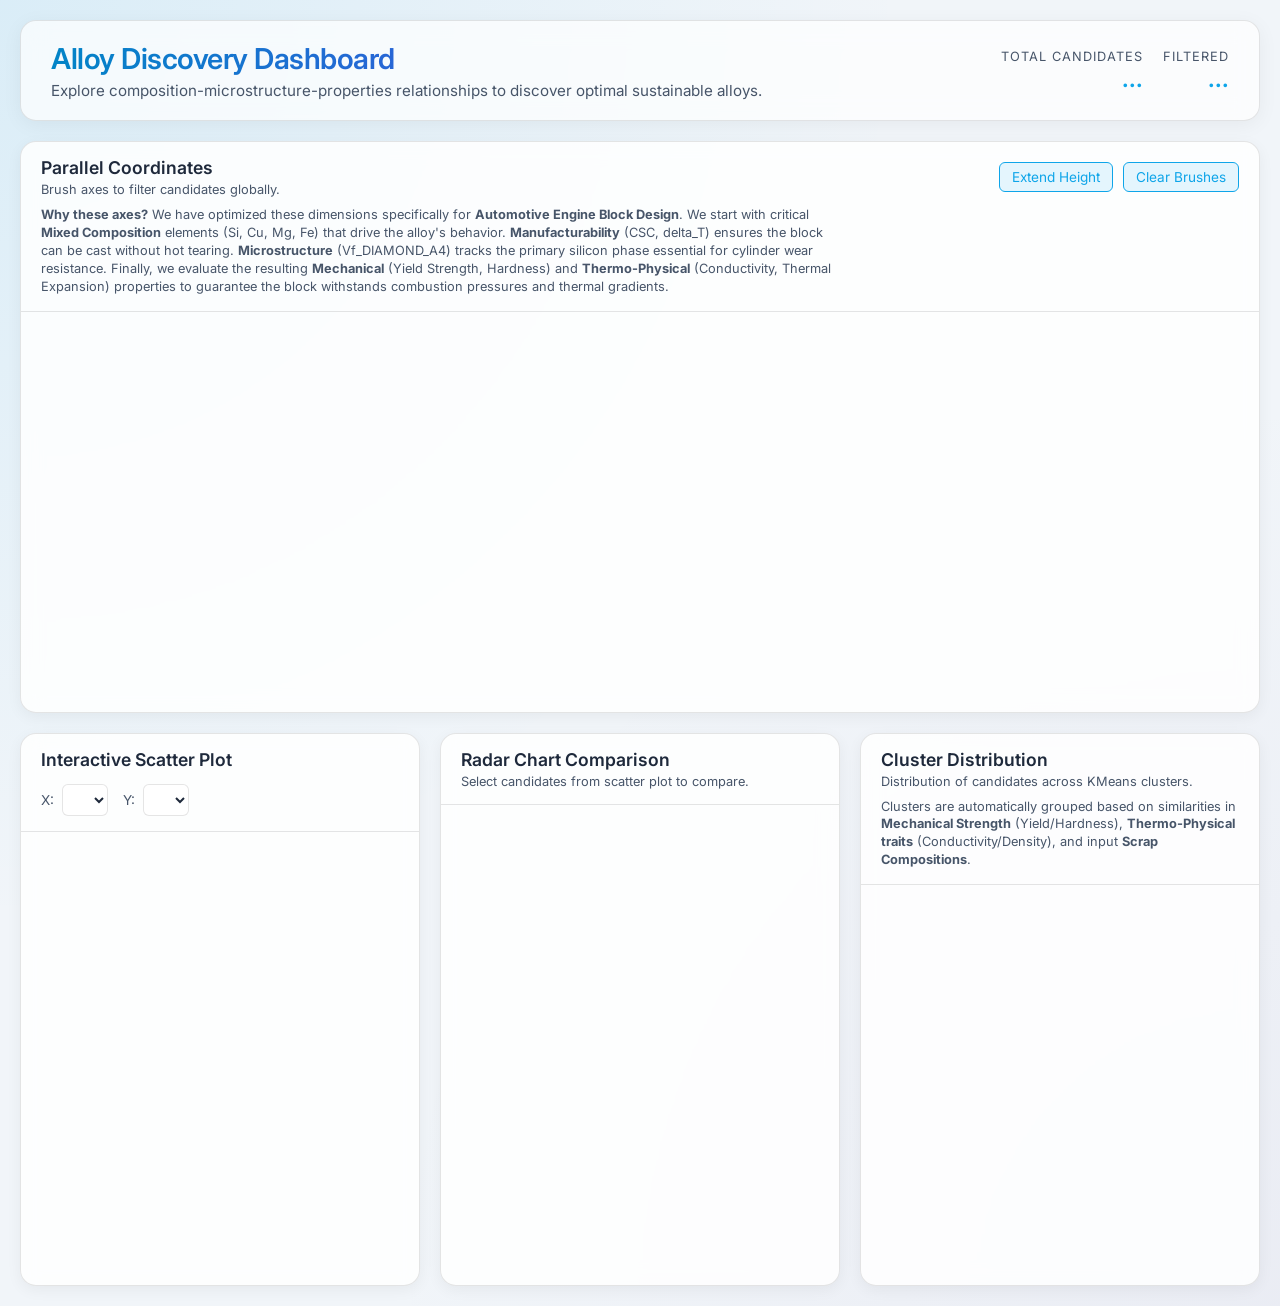
<file: Part2/index.html>
<!DOCTYPE html>
<html lang="en">
<head>
    <meta charset="UTF-8">
    <meta name="viewport" content="width=device-width, initial-scale=1.0">
    <title>Alloy Discovery Dashboard</title>
    <link rel="preconnect" href="https://fonts.googleapis.com">
    <link rel="preconnect" href="https://fonts.gstatic.com" crossorigin>
    <link href="https://fonts.googleapis.com/css2?family=Inter:wght@300;400;500;600&display=swap" rel="stylesheet">
    <link rel="stylesheet" href="style.css">
    <script src="https://d3js.org/d3.v7.min.js"></script>
    <script src="parallel_coordinates.js"></script>
    <script src="scatter_plot.js"></script>
    <script src="radar_chart.js"></script>
    <script src="histogram.js"></script>
    <script src="dashboard.js"></script>
</head>
<body onload="initDashboard()">
    <header class="glass-header">
        <div class="header-content">
            <h1>Alloy Discovery Dashboard</h1>
            <p>Explore composition-microstructure-properties relationships to discover optimal sustainable alloys.</p>
        </div>
        <div class="header-stats">
            <div class="stat-box">
                <span class="stat-label">Total Candidates</span>
                <span class="stat-value" id="total-count">...</span>
            </div>
            <div class="stat-box">
                <span class="stat-label">Filtered</span>
                <span class="stat-value" id="filtered-count">...</span>
            </div>
        </div>
    </header>
    
    <div class="dashboard-grid">
        <!-- Top Full Width: Parallel Coordinates -->
        <div class="card parallel-coords-card glass-card">
            <div class="card-header" style="flex-direction: row; justify-content: space-between; align-items: flex-start;">
                <div>
                    <h2>Parallel Coordinates</h2>
                    <span class="subtitle">Brush axes to filter candidates globally.</span>
                    <p style="font-size: 0.8rem; color: var(--text-secondary); margin-top: 8px; max-width: 800px; line-height: 1.4;">
                        <strong>Why these axes?</strong> We have optimized these dimensions specifically for <strong>Automotive Engine Block Design</strong>. 
                        We start with critical <strong>Mixed Composition</strong> elements (Si, Cu, Mg, Fe) that drive the alloy's behavior. 
                        <strong>Manufacturability</strong> (CSC, delta_T) ensures the block can be cast without hot tearing. 
                        <strong>Microstructure</strong> (Vf_DIAMOND_A4) tracks the primary silicon phase essential for cylinder wear resistance. 
                        Finally, we evaluate the resulting <strong>Mechanical</strong> (Yield Strength, Hardness) and <strong>Thermo-Physical</strong> 
                        (Conductivity, Thermal Expansion) properties to guarantee the block withstands combustion pressures and thermal gradients.
                    </p>
                </div>
                <div style="display: flex; gap: 10px; margin-top: 5px;">
                    <button id="toggle-height-btn" class="reset-btn">Extend Height</button>
                    <button id="reset-brushes" class="reset-btn">Clear Brushes</button>
                </div>
            </div>
            <div id="parallel-coords-container" class="chart-container"></div>
        </div>
        
        <!-- Bottom Row: 3 columns -->
        <div class="bottom-row">
            <div class="card scatter-plot-card glass-card">
                <div class="card-header">
                    <h2>Interactive Scatter Plot</h2>
                    <div class="controls">
                        <label>X: <select id="scatterX"></select></label>
                        <label>Y: <select id="scatterY"></select></label>
                    </div>
                </div>
                <div id="scatter-plot-container" class="chart-container"></div>
            </div>
            
            <div class="card radar-chart-card glass-card">
                <div class="card-header">
                    <h2>Radar Chart Comparison</h2>
                    <span class="subtitle">Select candidates from scatter plot to compare.</span>
                </div>
                <div id="radar-chart-container" class="chart-container"></div>
                <div id="radar-legend" class="legend-container"></div>
            </div>
            
            <div class="card histogram-card glass-card">
                <div class="card-header">
                    <h2>Cluster Distribution</h2>
                    <span class="subtitle">Distribution of candidates across KMeans clusters.</span>
                    <p style="font-size: 0.8rem; color: var(--text-secondary); margin-top: 5px; line-height: 1.4;">
                        Clusters are automatically grouped based on similarities in <strong>Mechanical Strength</strong> (Yield/Hardness), <strong>Thermo-Physical traits</strong> (Conductivity/Density), and input <strong>Scrap Compositions</strong>.
                    </p>
                </div>
                <div id="histogram-container" class="chart-container"></div>
            </div>
        </div>
    </div>
</body>
</html>
</file>
<file: Part2/style.css>
:root {
    --bg-color: #f1f5f9;
    --card-bg: rgba(255, 255, 255, 0.85);
    --card-border: rgba(0, 0, 0, 0.1);
    --text-primary: #1e293b;
    --text-secondary: #475569;
    --accent: #0ea5e9;
    --accent-hover: #0284c7;
}

* {
    box-sizing: border-box;
    margin: 0;
    padding: 0;
}

body {
    font-family: 'Inter', sans-serif;
    background-color: var(--bg-color);
    background-image: 
        radial-gradient(at 0% 0%, rgba(14, 165, 233, 0.1) 0px, transparent 50%),
        radial-gradient(at 100% 100%, rgba(106, 76, 147, 0.05) 0px, transparent 50%);
    color: var(--text-primary);
    min-height: 100vh;
    display: flex;
    flex-direction: column;
    padding: 20px;
    overflow-x: hidden;
}

/* Glassmorphism Classes */
.glass-header {
    background: rgba(255, 255, 255, 0.7);
    backdrop-filter: blur(12px);
    -webkit-backdrop-filter: blur(12px);
    border: 1px solid var(--card-border);
    border-radius: 16px;
    padding: 20px 30px;
    margin-bottom: 20px;
    display: flex;
    justify-content: space-between;
    align-items: center;
    box-shadow: 0 4px 20px rgba(0, 0, 0, 0.05);
}

.glass-card {
    background: var(--card-bg);
    backdrop-filter: blur(10px);
    -webkit-backdrop-filter: blur(10px);
    border: 1px solid var(--card-border);
    border-radius: 16px;
    box-shadow: 0 4px 15px rgba(0, 0, 0, 0.05);
    transition: transform 0.3s ease, box-shadow 0.3s ease;
    overflow: hidden;
    display: flex;
    flex-direction: column;
}

.glass-card:hover {
    transform: translateY(-2px);
    box-shadow: 0 8px 25px rgba(0, 0, 0, 0.1);
}

/* Header Styles */
.header-content h1 {
    font-size: 1.8rem;
    font-weight: 600;
    letter-spacing: -0.5px;
    margin-bottom: 5px;
    background: linear-gradient(90deg, #0284c7, #4f46e5);
    -webkit-background-clip: text;
    -webkit-text-fill-color: transparent;
}

.header-content p {
    color: var(--text-secondary);
    font-size: 0.95rem;
}

.header-stats {
    display: flex;
    gap: 20px;
}

.stat-box {
    display: flex;
    flex-direction: column;
    align-items: flex-end;
}

.stat-label {
    font-size: 0.8rem;
    color: var(--text-secondary);
    text-transform: uppercase;
    letter-spacing: 1px;
}

.stat-value {
    font-size: 1.5rem;
    font-weight: 600;
    color: var(--accent);
}

/* Layout */
.dashboard-grid {
    display: flex;
    flex-direction: column;
    gap: 20px;
    flex: 1 0 auto;
}

.bottom-row {
    display: grid;
    grid-template-columns: 1fr 1fr 1fr;
    gap: 20px;
    flex: none;
    min-height: 550px;
}

/* Card Internals */
.card-header {
    padding: 15px 20px;
    border-bottom: 1px solid var(--card-border);
    display: flex;
    flex-direction: column;
    gap: 4px;
}

.card-header h2 {
    font-size: 1.1rem;
    font-weight: 600;
    color: var(--text-primary);
}

.card-header .subtitle {
    font-size: 0.8rem;
    color: var(--text-secondary);
}

.card-header .controls {
    margin-top: 10px;
    display: flex;
    gap: 15px;
}

.controls label {
    font-size: 0.85rem;
    color: var(--text-secondary);
    display: flex;
    align-items: center;
    gap: 8px;
}

select {
    background: rgba(255, 255, 255, 0.9);
    color: var(--text-primary);
    border: 1px solid var(--card-border);
    padding: 6px 12px;
    border-radius: 6px;
    font-family: 'Inter', sans-serif;
    font-size: 0.85rem;
    outline: none;
    cursor: pointer;
    transition: border-color 0.2s;
}

select:hover {
    border-color: var(--accent);
}

.reset-btn {
    padding: 6px 12px;
    background: rgba(14, 165, 233, 0.1);
    color: var(--accent);
    border: 1px solid var(--accent);
    border-radius: 6px;
    font-family: 'Inter', sans-serif;
    font-size: 0.85rem;
    cursor: pointer;
    transition: all 0.2s;
}

.reset-btn:hover {
    background: var(--accent);
    color: #fff;
}

.chart-container {
    padding: 15px;
    flex: 1;
    position: relative;
    width: 100%;
    min-height: 400px;
}

/* D3 Elements Styling */
.axis text {
    fill: #475569;
    font-size: 11px;
    font-weight: 500;
    font-family: 'Inter', sans-serif;
    text-shadow: 0px 1px 2px rgba(255,255,255,0.8);
}

.axis .axis-title {
    fill: #1e293b;
    font-size: 13px;
    font-weight: 700;
    text-shadow: 0px 1px 2px rgba(255,255,255,0.9);
}

.axis path {
    fill: none;
    stroke: rgba(0, 0, 0, 0.3);
    stroke-width: 1.5px;
    shape-rendering: crispEdges;
}

.axis line {
    fill: none;
    stroke: rgba(0, 0, 0, 0.15);
    shape-rendering: crispEdges;
}

/* Tooltip */
.tooltip {
    position: absolute;
    text-align: left;
    padding: 10px;
    font: 12px 'Inter', sans-serif;
    background: rgba(255, 255, 255, 0.95);
    color: #1e293b;
    border: 1px solid rgba(0,0,0,0.1);
    border-radius: 8px;
    pointer-events: none;
    opacity: 0;
    transition: opacity 0.2s;
    box-shadow: 0 4px 15px rgba(0,0,0,0.1);
    z-index: 1000;
}

/* Parallel Coordinates specific */
.parallel-coords-card {
    /* Remove buggy height transition */
}

.parallel-coords-card.expanded-card {
    min-height: 800px;
}

.parallel-coords-card .chart-container {
    height: 350px;
    /* Remove buggy height transition */
}

.parallel-coords-card.expanded-card .chart-container {
    height: 700px;
}

.brush .extent {
    fill-opacity: .3;
    stroke: #fff;
    shape-rendering: crispEdges;
}

/* Legend */
.legend-container {
    padding: 0 15px 15px 15px;
    display: flex;
    flex-wrap: wrap;
    gap: 10px;
}

.legend-item {
    display: flex;
    align-items: center;
    gap: 6px;
    font-size: 0.8rem;
    color: var(--text-secondary);
    background: rgba(0,0,0,0.2);
    padding: 4px 8px;
    border-radius: 4px;
    cursor: pointer;
    transition: background 0.2s;
}

.legend-item:hover {
    background: rgba(255,255,255,0.1);
}

.legend-color {
    width: 10px;
    height: 10px;
    border-radius: 50%;
}

/* Canvas & SVG Overlay for Parallel Coords and Scatter Plot */
#parallel-coords-container canvas, #parallel-coords-container svg,
#scatter-plot-container canvas, #scatter-plot-container svg {
    position: absolute;
    top: 15px; /* match container padding */
    left: 15px;
    width: calc(100% - 30px) !important;
    height: calc(100% - 30px) !important;
}

#parallel-coords-container canvas {
    pointer-events: none; /* Let SVG handle mouse events for brushing */
}

/* For Scatterplot, canvas handles hover events via quadtree */
#scatter-plot-container canvas {
    pointer-events: auto;
}
#scatter-plot-container svg {
    pointer-events: none; /* Let canvas receive events, axes will not block */
}
</file>
